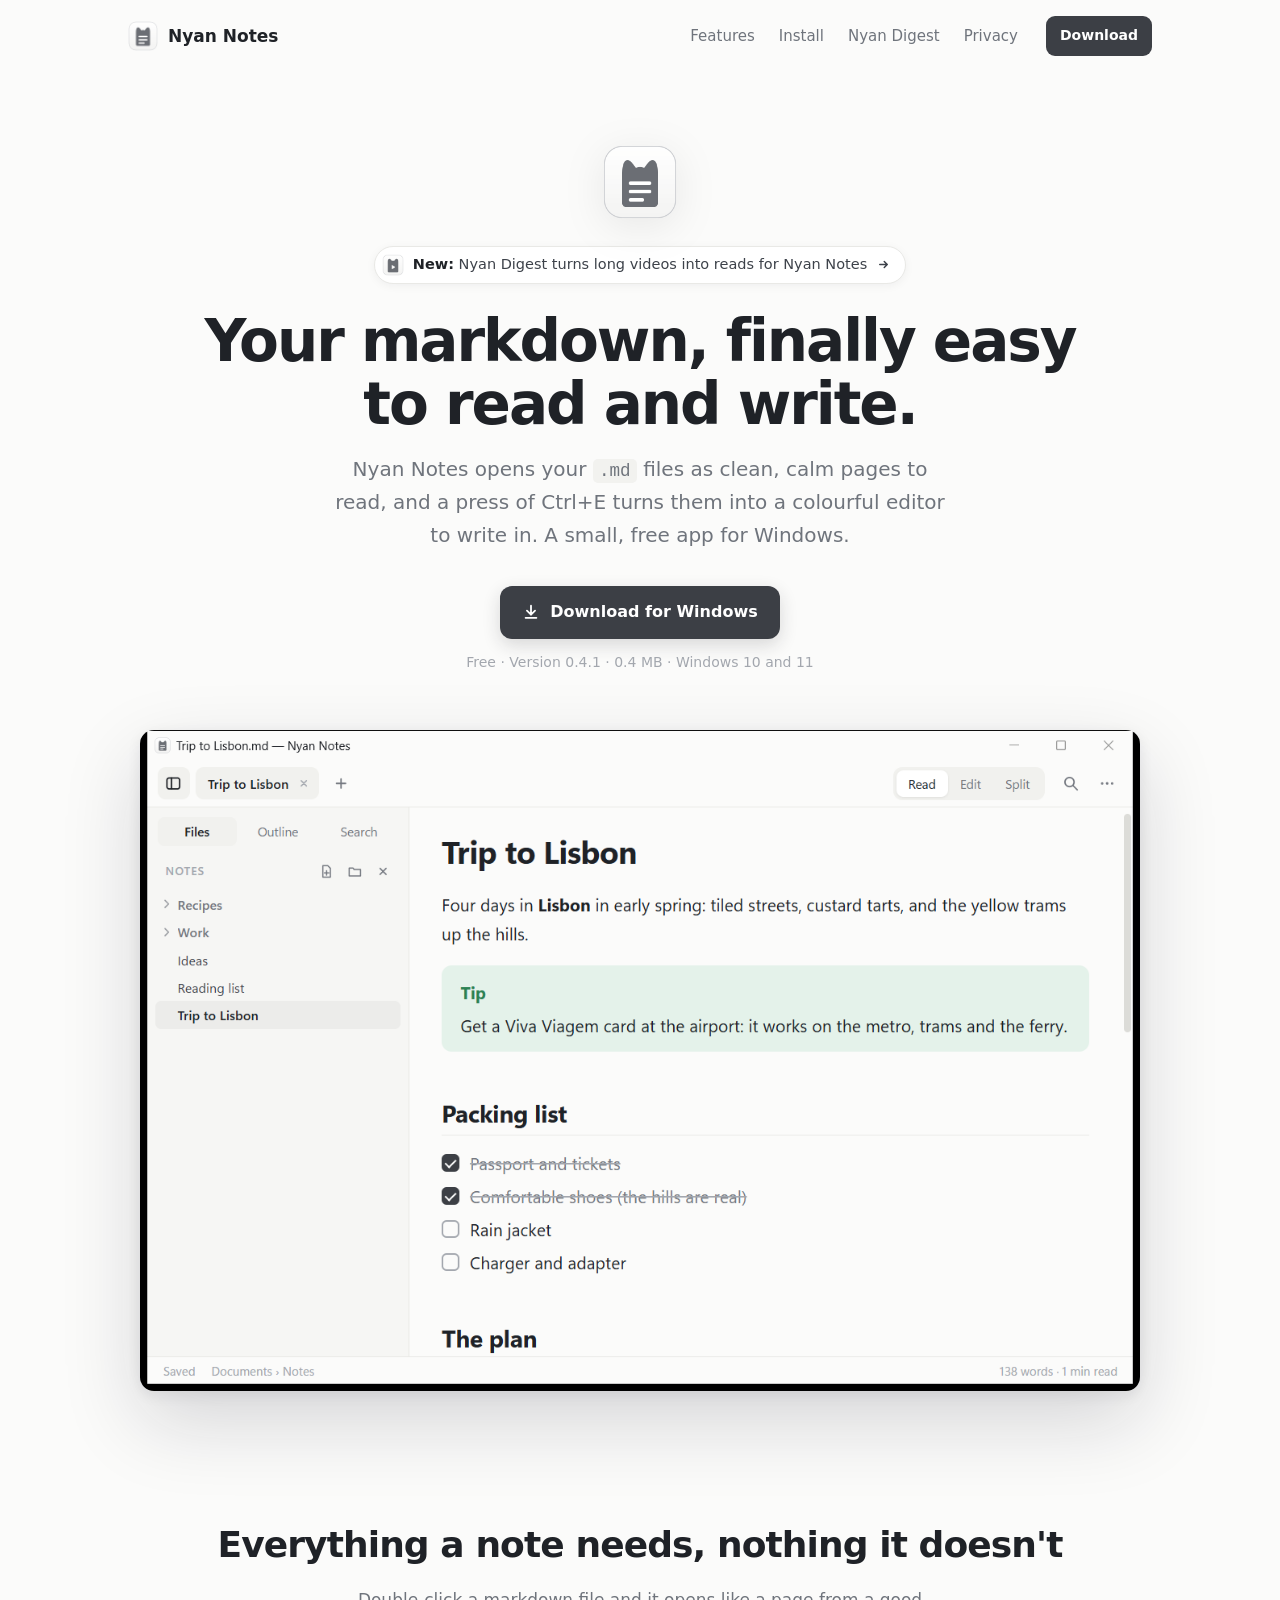
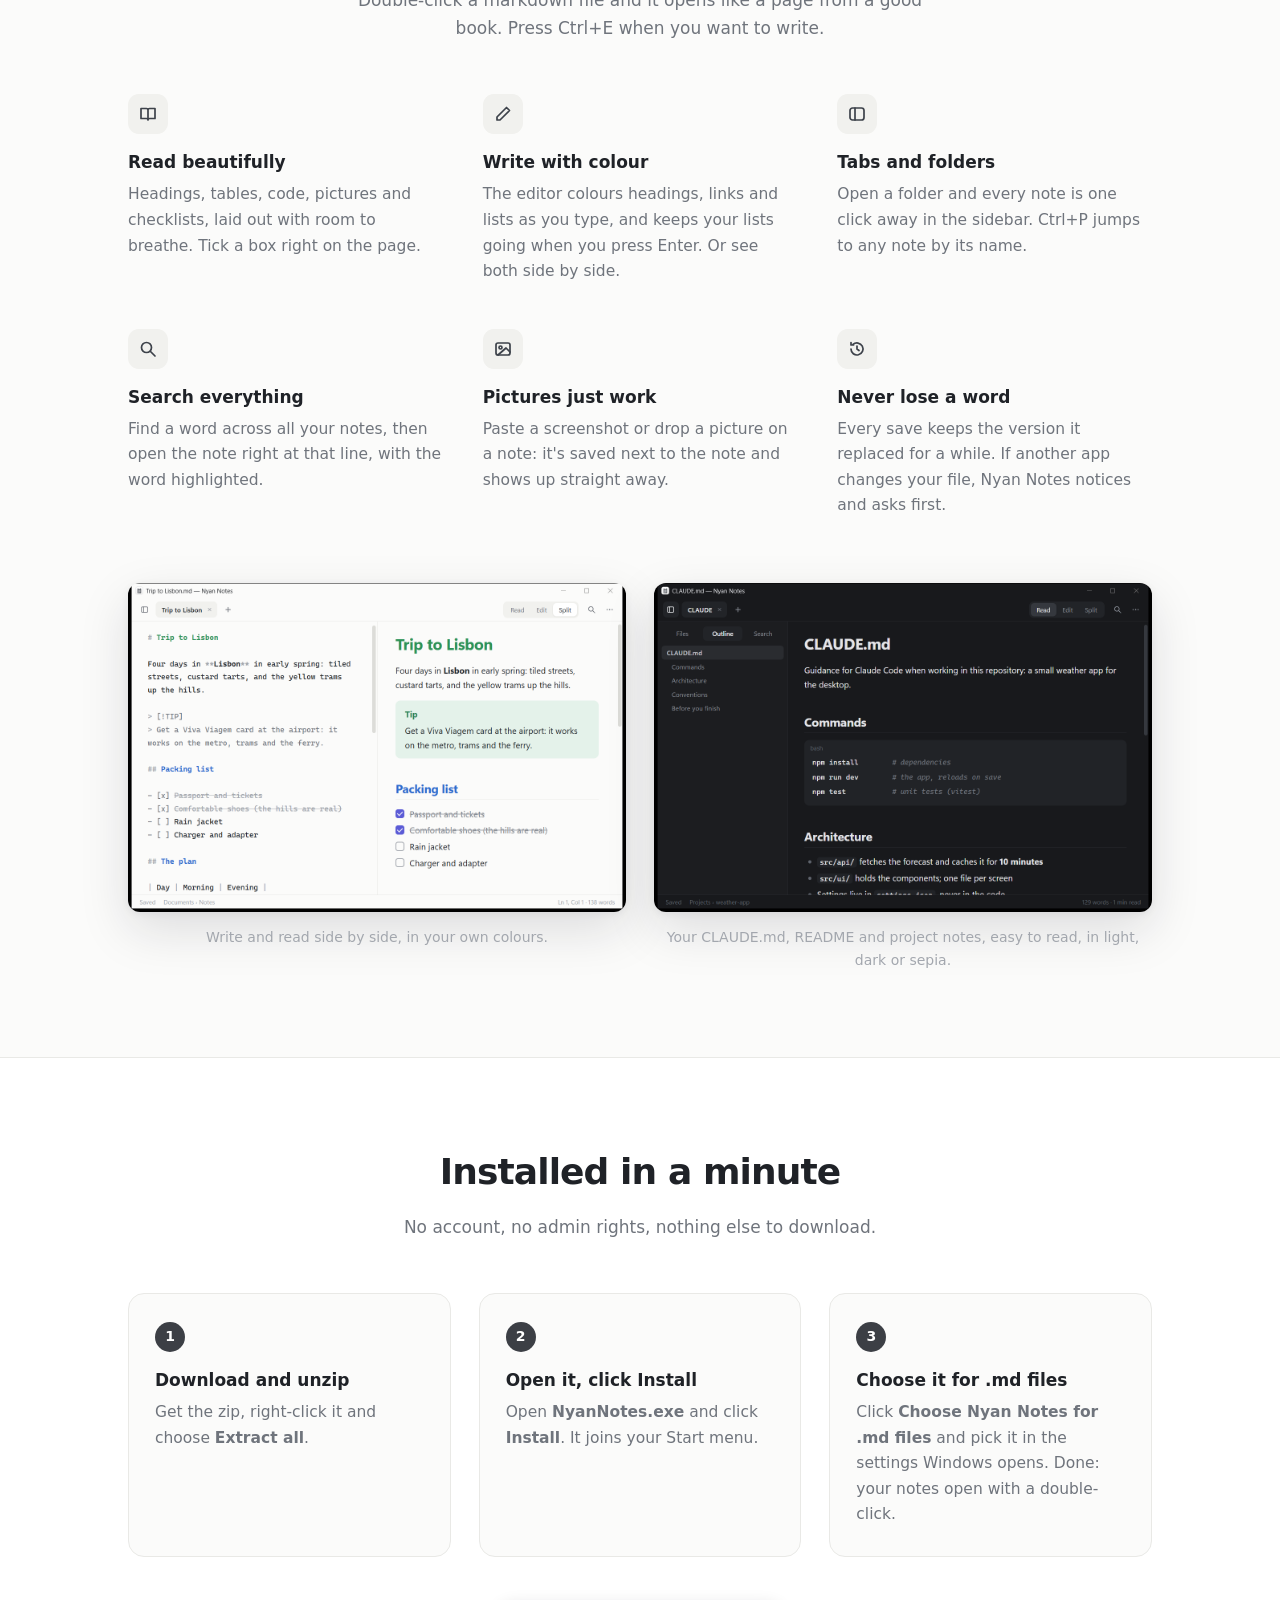
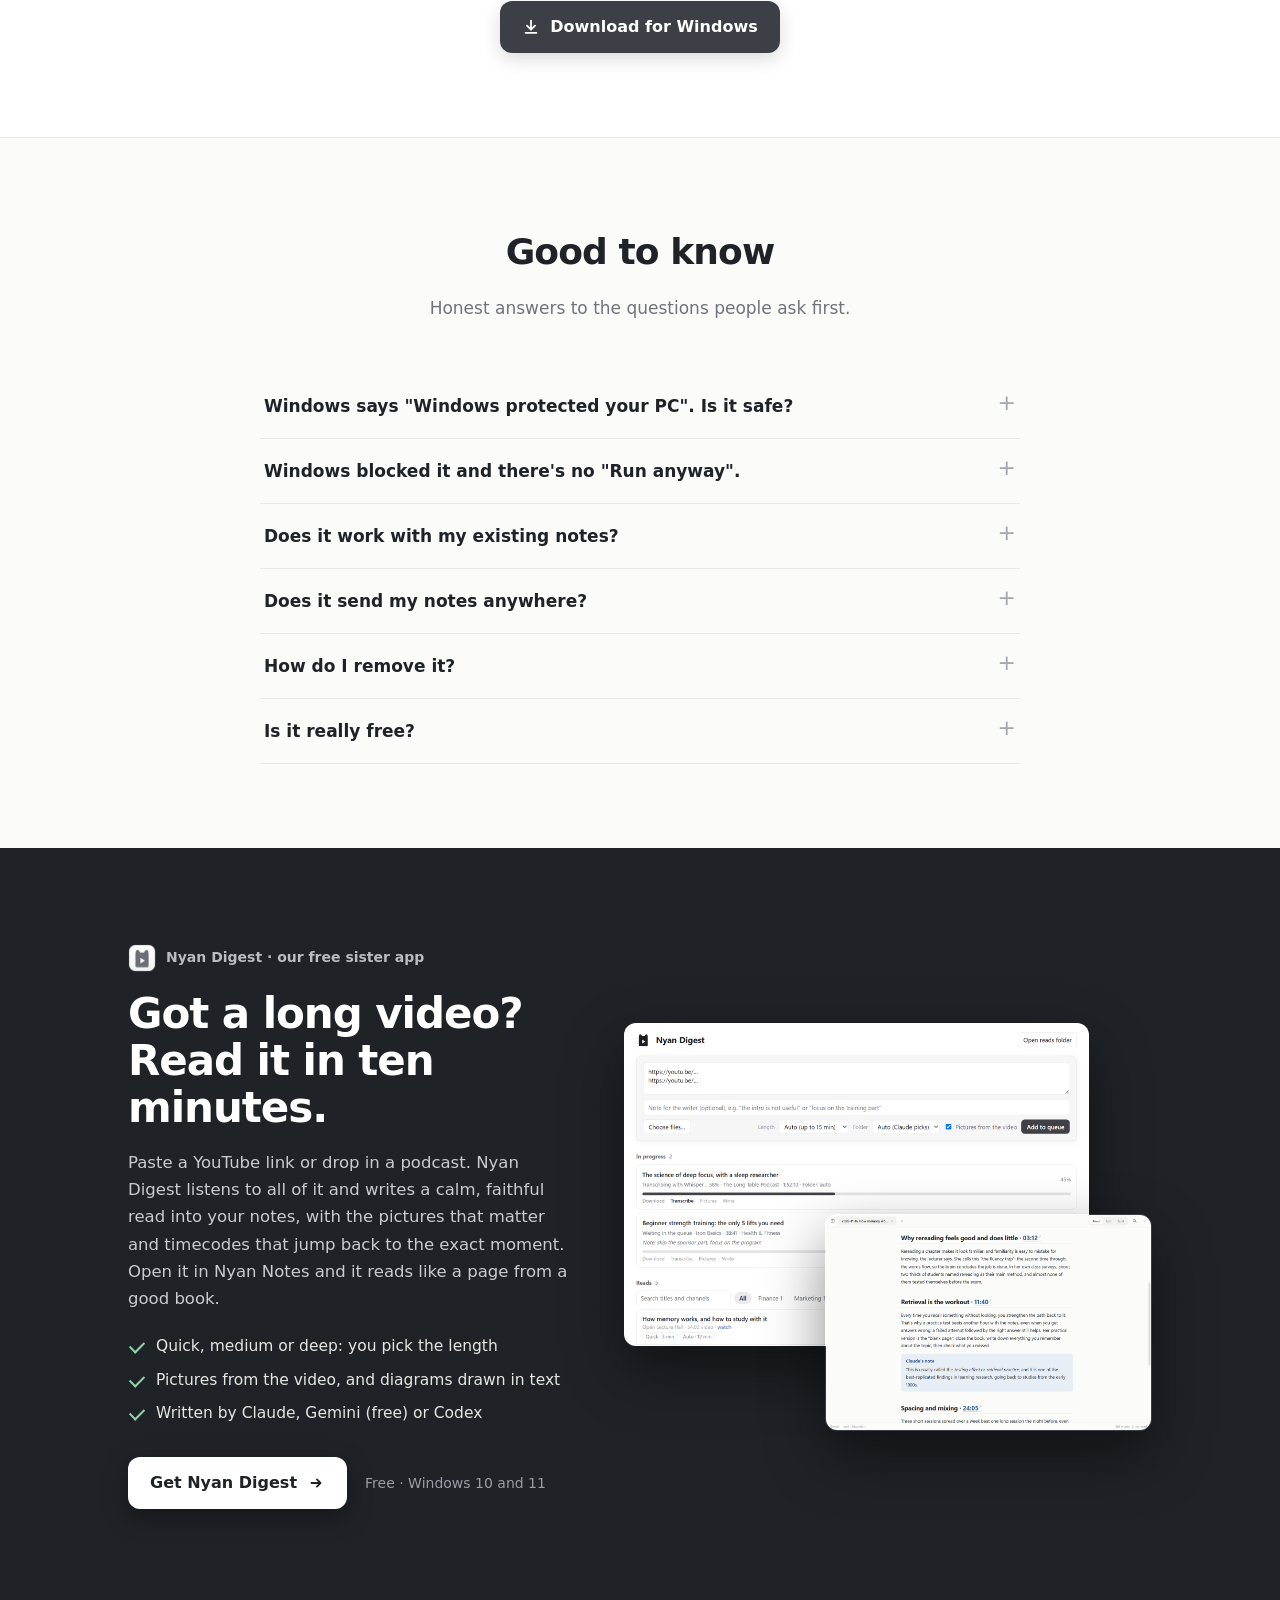
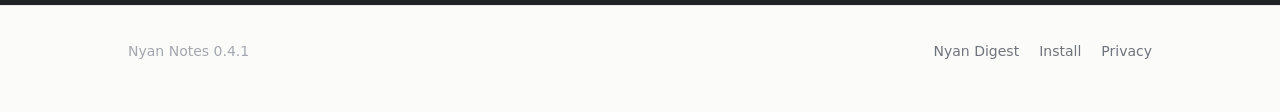
<file: index.html>
<!doctype html>
<html lang="en">
<head>
<meta charset="utf-8">
<meta name="viewport" content="width=device-width,initial-scale=1">
<title>Nyan Notes: read and write markdown, beautifully</title>
<meta name="description" content="A free Windows app that opens your .md files as clean, readable pages, and lets you write them too. Tabs, folders, search, and nothing to sign up for.">
<link rel="icon" href="assets/icon.png">
<link rel="stylesheet" href="style.css?v=2026-11-16c">
</head>
<body>
<header class="wrap nav">
  <a class="brand" href="./"><img src="assets/icon.png" alt="">Nyan Notes</a>
  <nav><a href="#features">Features</a><a href="#install">Install</a><a href="https://nyan-notes.github.io/digest/">Nyan Digest</a><a href="privacy.html">Privacy</a></nav>
  <a class="btn small" href="download/Nyan-Notes-0.4.1.zip">Download</a>
</header>

<main>
  <div class="wrap hero">
    <img class="logo" src="assets/icon.png" alt="">
    <a class="announce" href="#digest"><img src="assets/digest-icon.png" alt="" width="20" height="20"><span><b>New:</b> Nyan Digest turns long videos into reads for Nyan Notes</span><svg viewBox="0 0 20 20"><path d="M5 10h10M11 6l4 4-4 4"/></svg></a>
    <h1>Your markdown, finally easy<br>to read and write.</h1>
    <p class="lead">Nyan Notes opens your <code>.md</code> files as clean, calm pages to read, and a press of Ctrl+E turns them into a colourful editor to write in. A small, free app for Windows.</p>
    <a class="btn" href="download/Nyan-Notes-0.4.1.zip"><svg viewBox="0 0 20 20"><path d="M10 3v10M5.5 8.5L10 13l4.5-4.5M4 16.5h12"/></svg>Download for Windows</a>
    <div class="meta">Free · Version 0.4.1 · 0.4 MB · Windows 10 and 11</div>
    <img class="shot" src="assets/shot-read.png" alt="Nyan Notes showing a note called Trip to Lisbon, with a sidebar of notes" width="1240" height="820">
  </div>

  <section id="features">
    <div class="wrap">
      <h2>Everything a note needs, nothing it doesn't</h2>
      <p class="sub">Double-click a markdown file and it opens like a page from a good book. Press Ctrl+E when you want to write.</p>
      <div class="features">
        <div class="feature"><div class="ic"><svg viewBox="0 0 20 20"><path d="M3 4.5h5.5a1.5 1.5 0 0 1 1.5 1.5v10a1.5 1.5 0 0 0-1.5-1.5H3zM17 4.5h-5.5A1.5 1.5 0 0 0 10 6v10a1.5 1.5 0 0 1 1.5-1.5H17z"/></svg></div>
          <h3>Read beautifully</h3><p>Headings, tables, code, pictures and checklists, laid out with room to breathe. Tick a box right on the page.</p></div>
        <div class="feature"><div class="ic"><svg viewBox="0 0 20 20"><path d="M13.5 3.5l3 3L7 16H4v-3z"/></svg></div>
          <h3>Write with colour</h3><p>The editor colours headings, links and lists as you type, and keeps your lists going when you press Enter. Or see both side by side.</p></div>
        <div class="feature"><div class="ic"><svg viewBox="0 0 20 20"><rect x="3" y="4" width="14" height="12" rx="2.5"/><path d="M8 4v12"/></svg></div>
          <h3>Tabs and folders</h3><p>Open a folder and every note is one click away in the sidebar. Ctrl+P jumps to any note by its name.</p></div>
        <div class="feature"><div class="ic"><svg viewBox="0 0 20 20"><circle cx="8.5" cy="8.5" r="5"/><path d="M12.5 12.5L17 17"/></svg></div>
          <h3>Search everything</h3><p>Find a word across all your notes, then open the note right at that line, with the word highlighted.</p></div>
        <div class="feature"><div class="ic"><svg viewBox="0 0 20 20"><rect x="3" y="4" width="14" height="12" rx="2"/><circle cx="7.5" cy="8.5" r="1.5"/><path d="M17 13l-4-4-8 7"/></svg></div>
          <h3>Pictures just work</h3><p>Paste a screenshot or drop a picture on a note: it's saved next to the note and shows up straight away.</p></div>
        <div class="feature"><div class="ic"><svg viewBox="0 0 20 20"><path d="M4 10a6 6 0 1 0 2-4.5M4 3.5V6h2.5"/><path d="M10 7v3l2 1.5"/></svg></div>
          <h3>Never lose a word</h3><p>Every save keeps the version it replaced for a while. If another app changes your file, Nyan Notes notices and asks first.</p></div>
      </div>
      <div class="pair">
        <figure><img src="assets/shot-split.png" alt="Writing on the left, the finished page on the right, with green and blue headings" width="1240" height="820" loading="lazy"><figcaption>Write and read side by side, in your own colours.</figcaption></figure>
        <figure><img src="assets/shot-claude.png" alt="A CLAUDE.md project guide in the dark theme, with its outline and a coloured code block" width="1240" height="820" loading="lazy"><figcaption>Your CLAUDE.md, README and project notes, easy to read, in light, dark or sepia.</figcaption></figure>
      </div>
    </div>
  </section>

  <section id="install" class="install">
    <div class="wrap">
      <h2>Installed in a minute</h2>
      <p class="sub">No account, no admin rights, nothing else to download.</p>
      <ol class="steps">
        <li><h3>Download and unzip</h3><p>Get the zip, right-click it and choose <b>Extract all</b>.</p></li>
        <li><h3>Open it, click Install</h3><p>Open <b>NyanNotes.exe</b> and click <b>Install</b>. It joins your Start menu.</p></li>
        <li><h3>Choose it for .md files</h3><p>Click <b>Choose Nyan Notes for .md files</b> and pick it in the settings Windows opens. Done: your notes open with a double-click.</p></li>
      </ol>
      <div class="center"><a class="btn" href="download/Nyan-Notes-0.4.1.zip"><svg viewBox="0 0 20 20"><path d="M10 3v10M5.5 8.5L10 13l4.5-4.5M4 16.5h12"/></svg>Download for Windows</a></div>
    </div>
  </section>

  <section id="questions">
    <div class="wrap">
      <h2>Good to know</h2>
      <p class="sub">Honest answers to the questions people ask first.</p>
      <div class="faq">
        <details><summary>Windows says "Windows protected your PC". Is it safe?</summary>
          <p>Windows shows that for new apps that aren't signed with a paid certificate yet, which is the case for Nyan Notes. Click <b>More info</b>, then <b>Run anyway</b>. You only need to do it once.</p></details>
        <details><summary>Windows blocked it and there's no "Run anyway".</summary>
          <p>That's Smart App Control, a stricter setting on some Windows 11 PCs. It blocks apps that aren't signed, and Nyan Notes isn't signed yet. We don't recommend turning it off just for this: Windows makes it hard to turn back on.</p></details>
        <details><summary>Does it work with my existing notes?</summary>
          <p>Yes. Nyan Notes reads and writes plain markdown files and keeps them exactly as they were: their encoding and their line endings. Obsidian-style <code>[[links]]</code> and <code>![[pictures]]</code> work too.</p></details>
        <details><summary>Does it send my notes anywhere?</summary>
          <p>No. There's no account, no cloud and no tracking. Your notes never leave your PC. <a href="privacy.html">Read the privacy page</a>.</p></details>
        <details><summary>How do I remove it?</summary>
          <p>Settings → Apps → Installed apps → Nyan Notes → Uninstall. Your notes stay where they are.</p></details>
        <details><summary>Is it really free?</summary>
          <p>Yes, free to download and use.</p></details>
      </div>
    </div>
  </section>
  <section id="digest" class="digest">
    <div class="wrap digest-grid">
      <div class="digest-copy">
        <div class="kicker"><img src="assets/digest-icon.png" alt="" width="28" height="28">Nyan Digest · our free sister app</div>
        <h2>Got a long video?<br>Read it in ten minutes.</h2>
        <p>Paste a YouTube link or drop in a podcast. Nyan Digest listens to all of it and writes a calm, faithful read into your notes, with the pictures that matter and timecodes that jump back to the exact moment. Open it in Nyan Notes and it reads like a page from a good book.</p>
        <ul class="ticks">
          <li>Quick, medium or deep: you pick the length</li>
          <li>Pictures from the video, and diagrams drawn in text</li>
          <li>Written by Claude, Gemini (free) or Codex</li>
        </ul>
        <div class="digest-cta"><a class="btn light" href="https://nyan-notes.github.io/digest/">Get Nyan Digest <svg viewBox="0 0 20 20"><path d="M5 10h10M11 6l4 4-4 4"/></svg></a><span>Free · Windows 10 and 11</span></div>
      </div>
      <a class="digest-shots" href="https://nyan-notes.github.io/digest/" aria-label="Nyan Digest">
        <img class="s1" src="assets/digest-app.png" alt="Nyan Digest: paste YouTube links, watch the queue, find your reads by folder" width="1620" height="1128" loading="lazy">
        <img class="s2" src="assets/digest-read.png" alt="A Nyan Digest read open in Nyan Notes, with timecodes and a note box" width="1240" height="820" loading="lazy">
      </a>
    </div>
  </section>
</main>

<footer>
  <div class="wrap">
    <span>Nyan Notes 0.4.1</span>
    <div class="right"><a href="https://nyan-notes.github.io/digest/">Nyan Digest</a><a href="#install">Install</a><a href="privacy.html">Privacy</a></div>
  </div>
</footer>
</body>
</html>
</file>
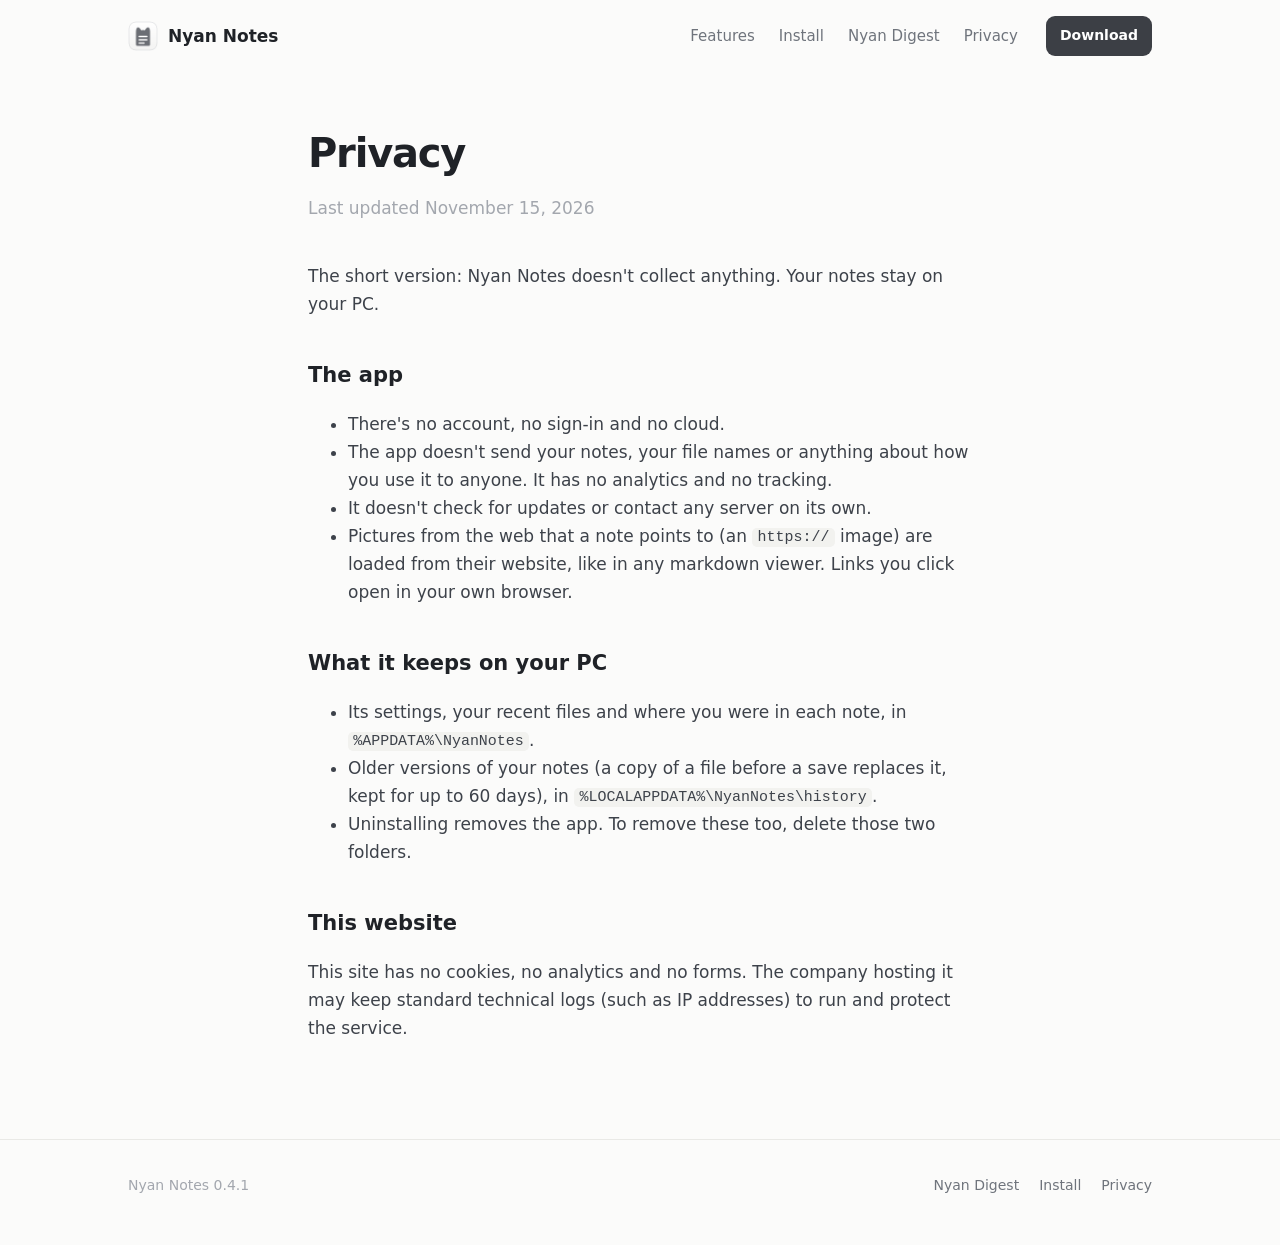
<file: privacy.html>
<!doctype html>
<html lang="en">
<head>
<meta charset="utf-8">
<meta name="viewport" content="width=device-width,initial-scale=1">
<title>Privacy · Nyan Notes</title>
<link rel="icon" href="assets/icon.png">
<link rel="stylesheet" href="style.css?v=2026-11-16c">
</head>
<body>
<header class="wrap nav">
  <a class="brand" href="./"><img src="assets/icon.png" alt="">Nyan Notes</a>
  <nav><a href="./#features">Features</a><a href="./#install">Install</a><a href="https://nyan-notes.github.io/digest/">Nyan Digest</a><a href="privacy.html">Privacy</a></nav>
  <a class="btn small" href="download/Nyan-Notes-0.4.1.zip">Download</a>
</header>

<main class="page">
  <h1>Privacy</h1>
  <p class="date">Last updated November 15, 2026</p>

  <p>The short version: Nyan Notes doesn't collect anything. Your notes stay on your PC.</p>

  <h2>The app</h2>
  <ul>
    <li>There's no account, no sign-in and no cloud.</li>
    <li>The app doesn't send your notes, your file names or anything about how you use it to anyone. It has no analytics and no tracking.</li>
    <li>It doesn't check for updates or contact any server on its own.</li>
    <li>Pictures from the web that a note points to (an <code>https://</code> image) are loaded from their website, like in any markdown viewer. Links you click open in your own browser.</li>
  </ul>

  <h2>What it keeps on your PC</h2>
  <ul>
    <li>Its settings, your recent files and where you were in each note, in <code>%APPDATA%\NyanNotes</code>.</li>
    <li>Older versions of your notes (a copy of a file before a save replaces it, kept for up to 60 days), in <code>%LOCALAPPDATA%\NyanNotes\history</code>.</li>
    <li>Uninstalling removes the app. To remove these too, delete those two folders.</li>
  </ul>

  <h2>This website</h2>
  <p>This site has no cookies, no analytics and no forms. The company hosting it may keep standard technical logs (such as IP addresses) to run and protect the service.</p>

</main>

<footer>
  <div class="wrap">
    <span>Nyan Notes 0.4.1</span>
    <div class="right"><a href="https://nyan-notes.github.io/digest/">Nyan Digest</a><a href="./#install">Install</a><a href="privacy.html">Privacy</a></div>
  </div>
</footer>
</body>
</html>
</file>
<file: style.css>
/* Nyan Notes website: the app's own look (grey on white, one quiet accent), lots of room. */
:root{
  --bg:#fbfbfa;--fg:#1f2227;--soft:#3d424a;--muted:#6f747c;--faint:#a3a7ae;--line:#e9e9e6;--panel:#fff;--hover:#f1f1ee;
  --accent:#3c3f45;--indigo:#5b5bd6;--code:#f2f2ef;
  --sans:"Segoe UI Variable Text","Segoe UI",system-ui,-apple-system,"Helvetica Neue",Arial,sans-serif;
  --mono:"Cascadia Mono",Consolas,ui-monospace,monospace;
}
*{box-sizing:border-box}
html{scroll-behavior:smooth}
body{margin:0;background:var(--bg);color:var(--fg);font:17px/1.65 var(--sans);-webkit-font-smoothing:antialiased}
a{color:inherit}
img{max-width:100%;height:auto;display:block} /* height:auto: the width/height attributes only reserve the shape; without it they stretch */
.wrap{max-width:1080px;margin:0 auto;padding:0 28px}
kbd{font:12px var(--sans);border:1px solid #dcdcd8;border-bottom-width:2px;border-radius:5px;padding:1px 6px;color:var(--soft);background:var(--panel);white-space:nowrap}
code{font:.88em var(--mono);background:var(--code);padding:.1em .35em;border-radius:5px}

/* top bar */
.nav{display:flex;align-items:center;gap:28px;height:72px}
.brand{display:flex;align-items:center;gap:10px;font-weight:650;text-decoration:none;font-size:17px}
.brand img{width:30px;height:30px}
.nav nav{display:flex;gap:24px;margin-left:auto;font-size:15px}
.nav nav a{text-decoration:none;color:var(--muted)}
.nav nav a:hover{color:var(--fg)}

/* buttons */
.btn{display:inline-flex;align-items:center;gap:10px;padding:13px 22px;border-radius:12px;background:var(--accent);color:#fff;text-decoration:none;font-weight:600;font-size:16px;transition:transform .12s,box-shadow .12s;box-shadow:0 6px 18px rgba(30,30,40,.16)}
.btn:hover{transform:translateY(-1px);box-shadow:0 10px 26px rgba(30,30,40,.2)}
.btn svg{width:18px;height:18px;fill:none;stroke:currentColor;stroke-width:2;stroke-linecap:round;stroke-linejoin:round}
.btn.small{padding:8px 14px;font-size:14px;border-radius:9px;box-shadow:none}
.meta{color:var(--faint);font-size:14px;margin-top:12px}

/* hero */
.hero{text-align:center;padding:72px 0 40px}
.hero .logo{width:76px;height:76px;margin:0 auto 26px;filter:drop-shadow(0 8px 20px rgba(0,0,0,.08))}
.hero h1{font-size:clamp(36px,6vw,58px);line-height:1.08;letter-spacing:-.035em;margin:0 0 18px;font-weight:700}
.hero p.lead{font-size:clamp(17px,2.2vw,20px);color:var(--muted);max-width:620px;margin:0 auto 34px}
.shot{margin:56px auto 0;width:100%;max-width:1000px;border-radius:14px;overflow:hidden;box-shadow:0 30px 80px rgba(20,20,40,.16),0 4px 14px rgba(20,20,40,.08)}

/* sections */
section{padding:84px 0}
section h2{font-size:clamp(26px,3.6vw,36px);letter-spacing:-.025em;margin:0 0 12px;font-weight:700;text-align:center}
section .sub{color:var(--muted);text-align:center;max-width:600px;margin:0 auto 52px}
.features{display:grid;grid-template-columns:repeat(3,1fr);gap:44px 40px}
.feature h3{font-size:17px;margin:14px 0 6px;font-weight:650}
.feature p{margin:0;color:var(--muted);font-size:15.5px}
.feature .ic{width:40px;height:40px;border-radius:11px;background:var(--hover);display:grid;place-items:center}
.feature .ic svg{width:20px;height:20px;fill:none;stroke:var(--soft);stroke-width:1.7;stroke-linecap:round;stroke-linejoin:round}
.pair{display:grid;grid-template-columns:1fr 1fr;gap:28px;margin-top:64px}
.pair figure{margin:0}
.pair img{border-radius:12px;box-shadow:0 18px 50px rgba(20,20,40,.13),0 2px 8px rgba(20,20,40,.06)}
.pair figcaption{color:var(--faint);font-size:14px;text-align:center;margin-top:14px}

/* install */
.install{background:var(--panel);border-top:1px solid var(--line);border-bottom:1px solid var(--line)}
.steps{display:grid;grid-template-columns:repeat(3,1fr);gap:28px;counter-reset:s;margin:0;padding:0;list-style:none}
.steps li{position:relative;padding:28px 26px;border:1px solid var(--line);border-radius:16px;background:var(--bg)}
.steps li::before{counter-increment:s;content:counter(s);display:grid;place-items:center;width:30px;height:30px;border-radius:50%;background:var(--accent);color:#fff;font-weight:650;font-size:14px;margin-bottom:14px}
.steps h3{margin:0 0 6px;font-size:17px}
.steps p{margin:0;color:var(--muted);font-size:15.5px}
.center{text-align:center;margin-top:44px}

/* questions */
.faq{max-width:760px;margin:0 auto}
.faq details{border-bottom:1px solid var(--line);padding:18px 4px}
.faq summary{cursor:pointer;font-weight:600;list-style:none;display:flex;justify-content:space-between;gap:16px}
.faq summary::-webkit-details-marker{display:none}
.faq summary::after{content:"+";color:var(--faint);font-weight:400;font-size:22px;line-height:1}
.faq details[open] summary::after{content:"−"}
.faq details p{color:var(--muted);margin:12px 0 0;font-size:15.5px}

/* footer */
footer{border-top:1px solid var(--line);padding:34px 0 48px;color:var(--faint);font-size:14px}
footer .wrap{display:flex;gap:20px;flex-wrap:wrap;align-items:center}
footer a{color:var(--muted);text-decoration:none}
footer a:hover{color:var(--fg)}
footer .right{margin-left:auto;display:flex;gap:20px}

/* the privacy page */
.page{max-width:720px;margin:0 auto;padding:48px 28px 80px}
.page h1{font-size:40px;letter-spacing:-.03em;margin:0 0 8px}
.page .date{color:var(--faint);margin:0 0 40px}
.page h2{font-size:21px;margin:40px 0 8px}
.page p,.page li{color:var(--soft)}

@media (max-width:820px){
  .features,.steps,.pair{grid-template-columns:1fr}
  .nav nav{display:none}
  section{padding:64px 0}
}

/* Nyan Digest, the sister app: a banner over the headline and a dark section after the features */
.announce{display:inline-flex;align-items:center;gap:9px;margin:0 auto 26px;padding:6px 14px 6px 7px;border:1px solid var(--line);border-radius:999px;background:var(--panel);color:var(--soft);font-size:14.5px;text-decoration:none;box-shadow:0 2px 10px rgba(20,20,40,.05);transition:box-shadow .15s,transform .15s}
.announce:hover{box-shadow:0 8px 24px rgba(20,20,40,.1);transform:translateY(-1px);color:var(--fg)}
.announce img{width:22px;height:22px;border-radius:6px}
.announce b{color:var(--fg)}
.announce svg{width:15px;height:15px;fill:none;stroke:currentColor;stroke-width:2;stroke-linecap:round;stroke-linejoin:round}
.digest{background:#1f2227;color:#f1f1ee;padding:96px 0}
.digest-grid{display:grid;grid-template-columns:minmax(0,5fr) minmax(0,6fr);gap:56px;align-items:center}
.digest .kicker{display:flex;align-items:center;gap:10px;color:#b9bcc2;font-size:14px;font-weight:600;margin-bottom:18px}
.digest .kicker img{width:28px;height:28px;border-radius:8px}
.digest h2{text-align:left;color:#fff;font-size:clamp(28px,3.8vw,42px);line-height:1.12;margin:0 0 18px}
.digest p{color:#c9ccd1;margin:0 0 22px;font-size:16.5px}
.ticks{list-style:none;margin:0 0 30px;padding:0}
.ticks li{position:relative;padding-left:28px;margin:8px 0;color:#e6e6e2;font-size:15.5px}
.ticks li::before{content:"";position:absolute;left:2px;top:.45em;width:12px;height:7px;border-left:2px solid #8fd3a8;border-bottom:2px solid #8fd3a8;transform:rotate(-45deg)}
.digest-cta{display:flex;align-items:center;gap:18px;flex-wrap:wrap}
.digest-cta span{color:#9a9ea6;font-size:14px}
.btn.light{background:#fff;color:#1f2227;box-shadow:0 8px 24px rgba(0,0,0,.35)}
.digest-shots{position:relative;display:block;padding-bottom:16%}
.digest-shots img{border-radius:12px;box-shadow:0 24px 60px rgba(0,0,0,.45)}
.digest-shots .s1{width:88%}
.digest-shots .s2{position:absolute;right:0;bottom:0;width:62%;border:1px solid rgba(255,255,255,.12)}
@media (max-width:820px){
  .digest{padding:64px 0}
  .digest-grid{grid-template-columns:1fr;gap:40px}
  .digest-shots{padding-bottom:0}.digest-shots .s1{width:100%}.digest-shots .s2{display:none}
  .announce{font-size:13px}
}
</file>
